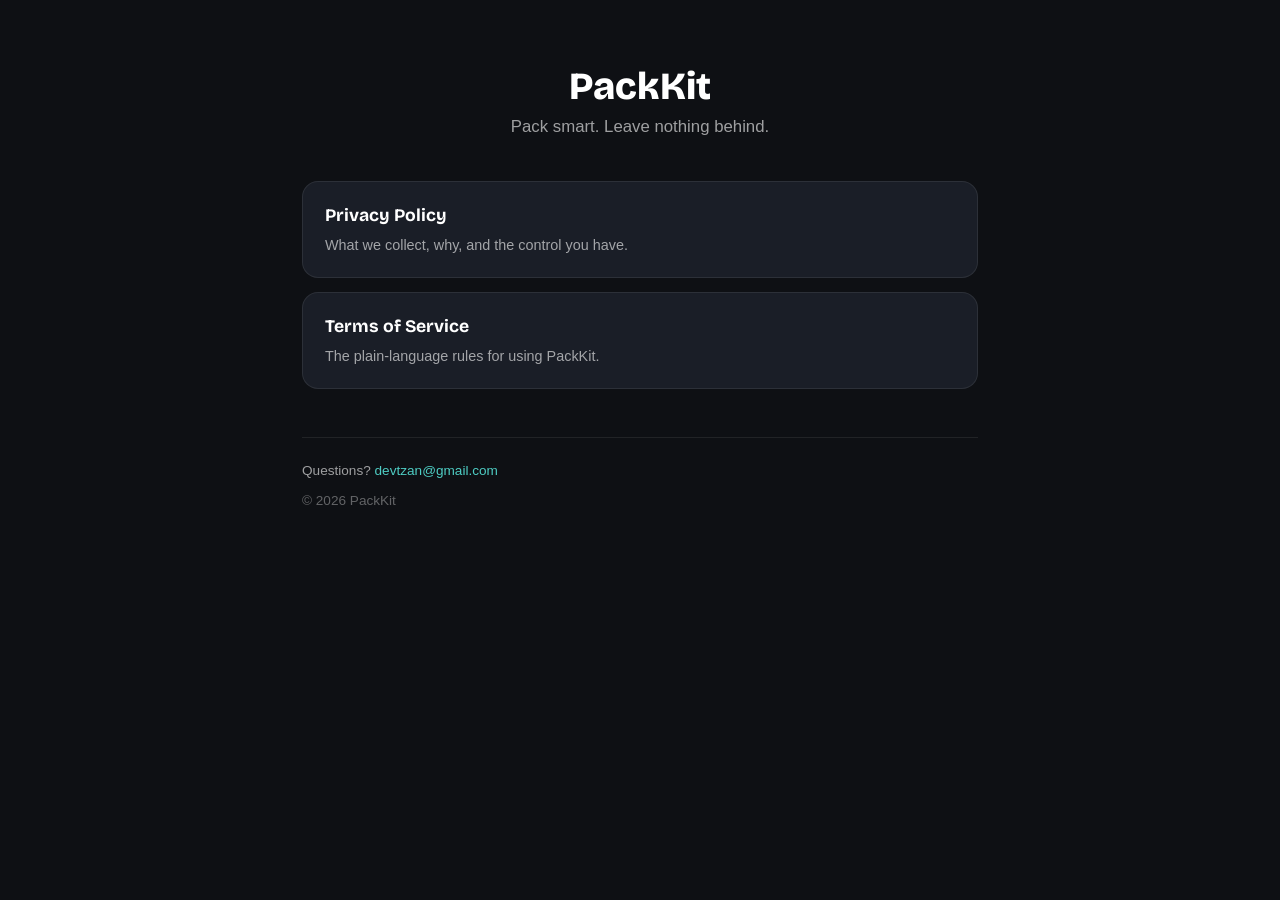
<file: index.html>
<!DOCTYPE html>
<html lang="en">
<head>
<meta charset="utf-8">
<meta name="viewport" content="width=device-width, initial-scale=1">
<title>PackKit — Legal</title>
<link rel="preconnect" href="https://fonts.googleapis.com">
<link rel="preconnect" href="https://fonts.gstatic.com" crossorigin>
<link href="https://fonts.googleapis.com/css2?family=Bricolage+Grotesque:opsz,wght@12..96,700;12..96,800&display=swap" rel="stylesheet">
<link rel="stylesheet" href="style.css">
</head>
<body>
<main class="wrap">
  <div class="hero">
    <h1>PackKit</h1>
    <p class="tag">Pack smart. Leave nothing behind.</p>
  </div>
  <div class="cards">
    <a class="card" href="privacy.html"><h3>Privacy Policy</h3><p>What we collect, why, and the control you have.</p></a>
    <a class="card" href="terms.html"><h3>Terms of Service</h3><p>The plain-language rules for using PackKit.</p></a>
  </div>
  <footer class="foot">
    Questions? <a href="mailto:devtzan@gmail.com">devtzan@gmail.com</a>
    <div class="copy">© 2026 PackKit</div>
  </footer>
</main>
</body>
</html>
</file>
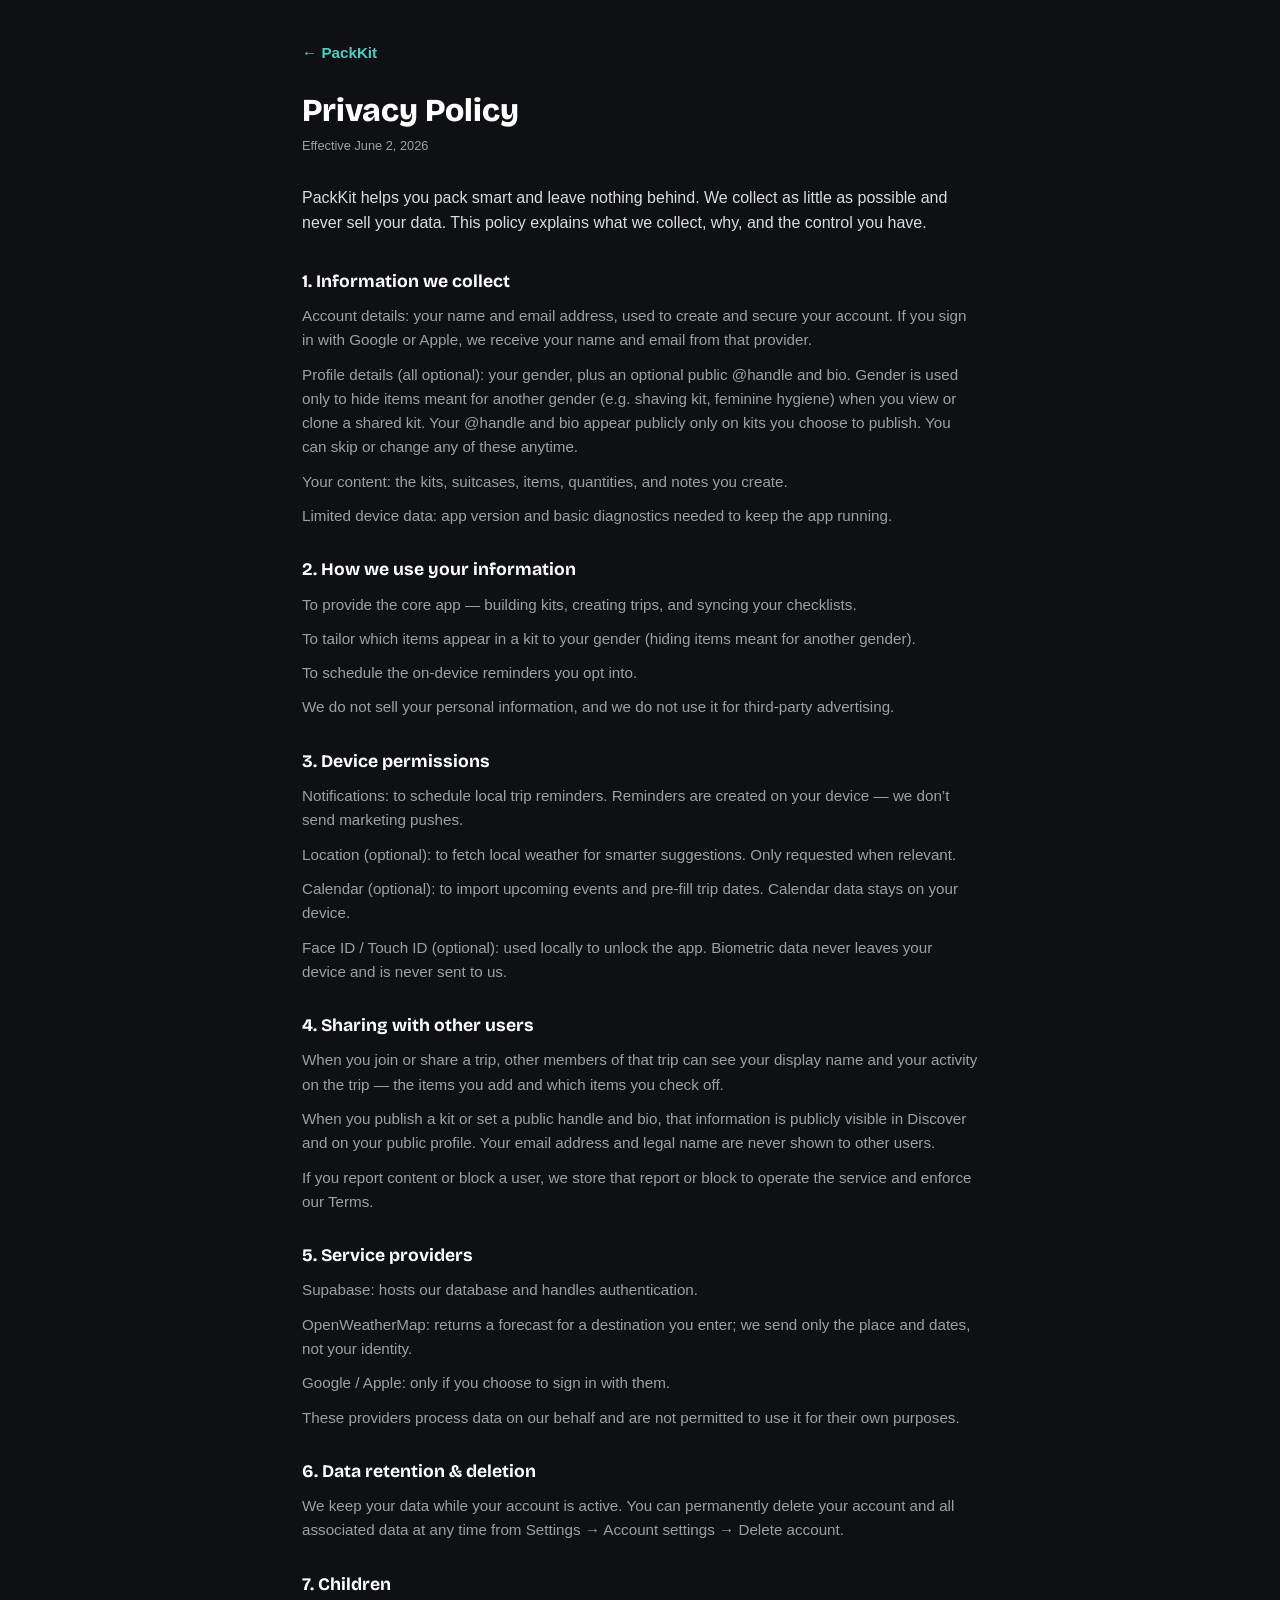
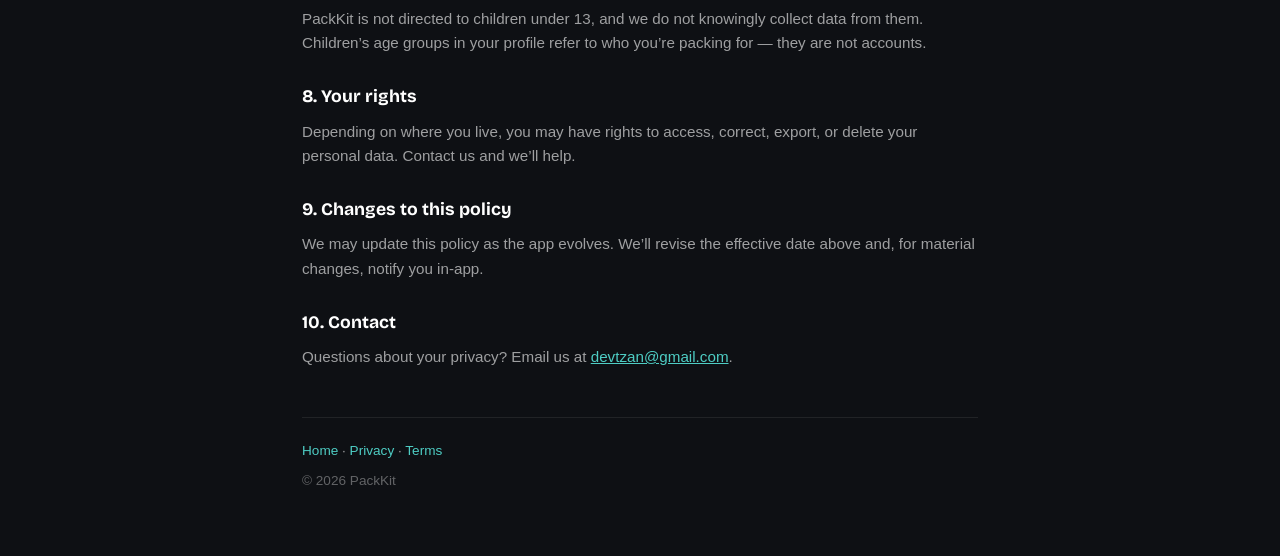
<file: privacy.html>
<!DOCTYPE html>
<html lang="en">
<head>
<meta charset="utf-8">
<meta name="viewport" content="width=device-width, initial-scale=1">
<meta name="robots" content="index, follow">
<title>Privacy Policy · PackKit</title>
<link rel="preconnect" href="https://fonts.googleapis.com">
<link rel="preconnect" href="https://fonts.gstatic.com" crossorigin>
<link href="https://fonts.googleapis.com/css2?family=Bricolage+Grotesque:opsz,wght@12..96,600;12..96,700;12..96,800&display=swap" rel="stylesheet">
<link rel="stylesheet" href="style.css">
</head>
<body>
<main class="wrap">
  <a class="back" href="index.html">← PackKit</a>
  <h1>Privacy Policy</h1>
  <p class="eff">Effective June 2, 2026</p>
  <p class="intro">PackKit helps you pack smart and leave nothing behind. We collect as little as possible and never sell your data. This policy explains what we collect, why, and the control you have.</p>
    <section>
    <h2>1. Information we collect</h2>
      <p>Account details: your name and email address, used to create and secure your account. If you sign in with Google or Apple, we receive your name and email from that provider.</p>
      <p>Profile details (all optional): your gender, plus an optional public @handle and bio. Gender is used only to hide items meant for another gender (e.g. shaving kit, feminine hygiene) when you view or clone a shared kit. Your @handle and bio appear publicly only on kits you choose to publish. You can skip or change any of these anytime.</p>
      <p>Your content: the kits, suitcases, items, quantities, and notes you create.</p>
      <p>Limited device data: app version and basic diagnostics needed to keep the app running.</p>
  </section>
  <section>
    <h2>2. How we use your information</h2>
      <p>To provide the core app — building kits, creating trips, and syncing your checklists.</p>
      <p>To tailor which items appear in a kit to your gender (hiding items meant for another gender).</p>
      <p>To schedule the on-device reminders you opt into.</p>
      <p>We do not sell your personal information, and we do not use it for third-party advertising.</p>
  </section>
  <section>
    <h2>3. Device permissions</h2>
      <p>Notifications: to schedule local trip reminders. Reminders are created on your device — we don’t send marketing pushes.</p>
      <p>Location (optional): to fetch local weather for smarter suggestions. Only requested when relevant.</p>
      <p>Calendar (optional): to import upcoming events and pre-fill trip dates. Calendar data stays on your device.</p>
      <p>Face ID / Touch ID (optional): used locally to unlock the app. Biometric data never leaves your device and is never sent to us.</p>
  </section>
  <section>
    <h2>4. Sharing with other users</h2>
      <p>When you join or share a trip, other members of that trip can see your display name and your activity on the trip — the items you add and which items you check off.</p>
      <p>When you publish a kit or set a public handle and bio, that information is publicly visible in Discover and on your public profile. Your email address and legal name are never shown to other users.</p>
      <p>If you report content or block a user, we store that report or block to operate the service and enforce our Terms.</p>
  </section>
  <section>
    <h2>5. Service providers</h2>
      <p>Supabase: hosts our database and handles authentication.</p>
      <p>OpenWeatherMap: returns a forecast for a destination you enter; we send only the place and dates, not your identity.</p>
      <p>Google / Apple: only if you choose to sign in with them.</p>
      <p>These providers process data on our behalf and are not permitted to use it for their own purposes.</p>
  </section>
  <section>
    <h2>6. Data retention &amp; deletion</h2>
      <p>We keep your data while your account is active. You can permanently delete your account and all associated data at any time from Settings → Account settings → Delete account.</p>
  </section>
  <section>
    <h2>7. Children</h2>
      <p>PackKit is not directed to children under 13, and we do not knowingly collect data from them. Children’s age groups in your profile refer to who you’re packing for — they are not accounts.</p>
  </section>
  <section>
    <h2>8. Your rights</h2>
      <p>Depending on where you live, you may have rights to access, correct, export, or delete your personal data. Contact us and we’ll help.</p>
  </section>
  <section>
    <h2>9. Changes to this policy</h2>
      <p>We may update this policy as the app evolves. We’ll revise the effective date above and, for material changes, notify you in-app.</p>
  </section>
  <section>
    <h2>10. Contact</h2>
      <p>Questions about your privacy? Email us at <a href="mailto:devtzan@gmail.com">devtzan@gmail.com</a>.</p>
  </section>
  <footer class="foot">
    <a href="index.html">Home</a> · <a href="privacy.html">Privacy</a> · <a href="terms.html">Terms</a>
    <div class="copy">© 2026 PackKit</div>
  </footer>
</main>
</body>
</html>
</file>
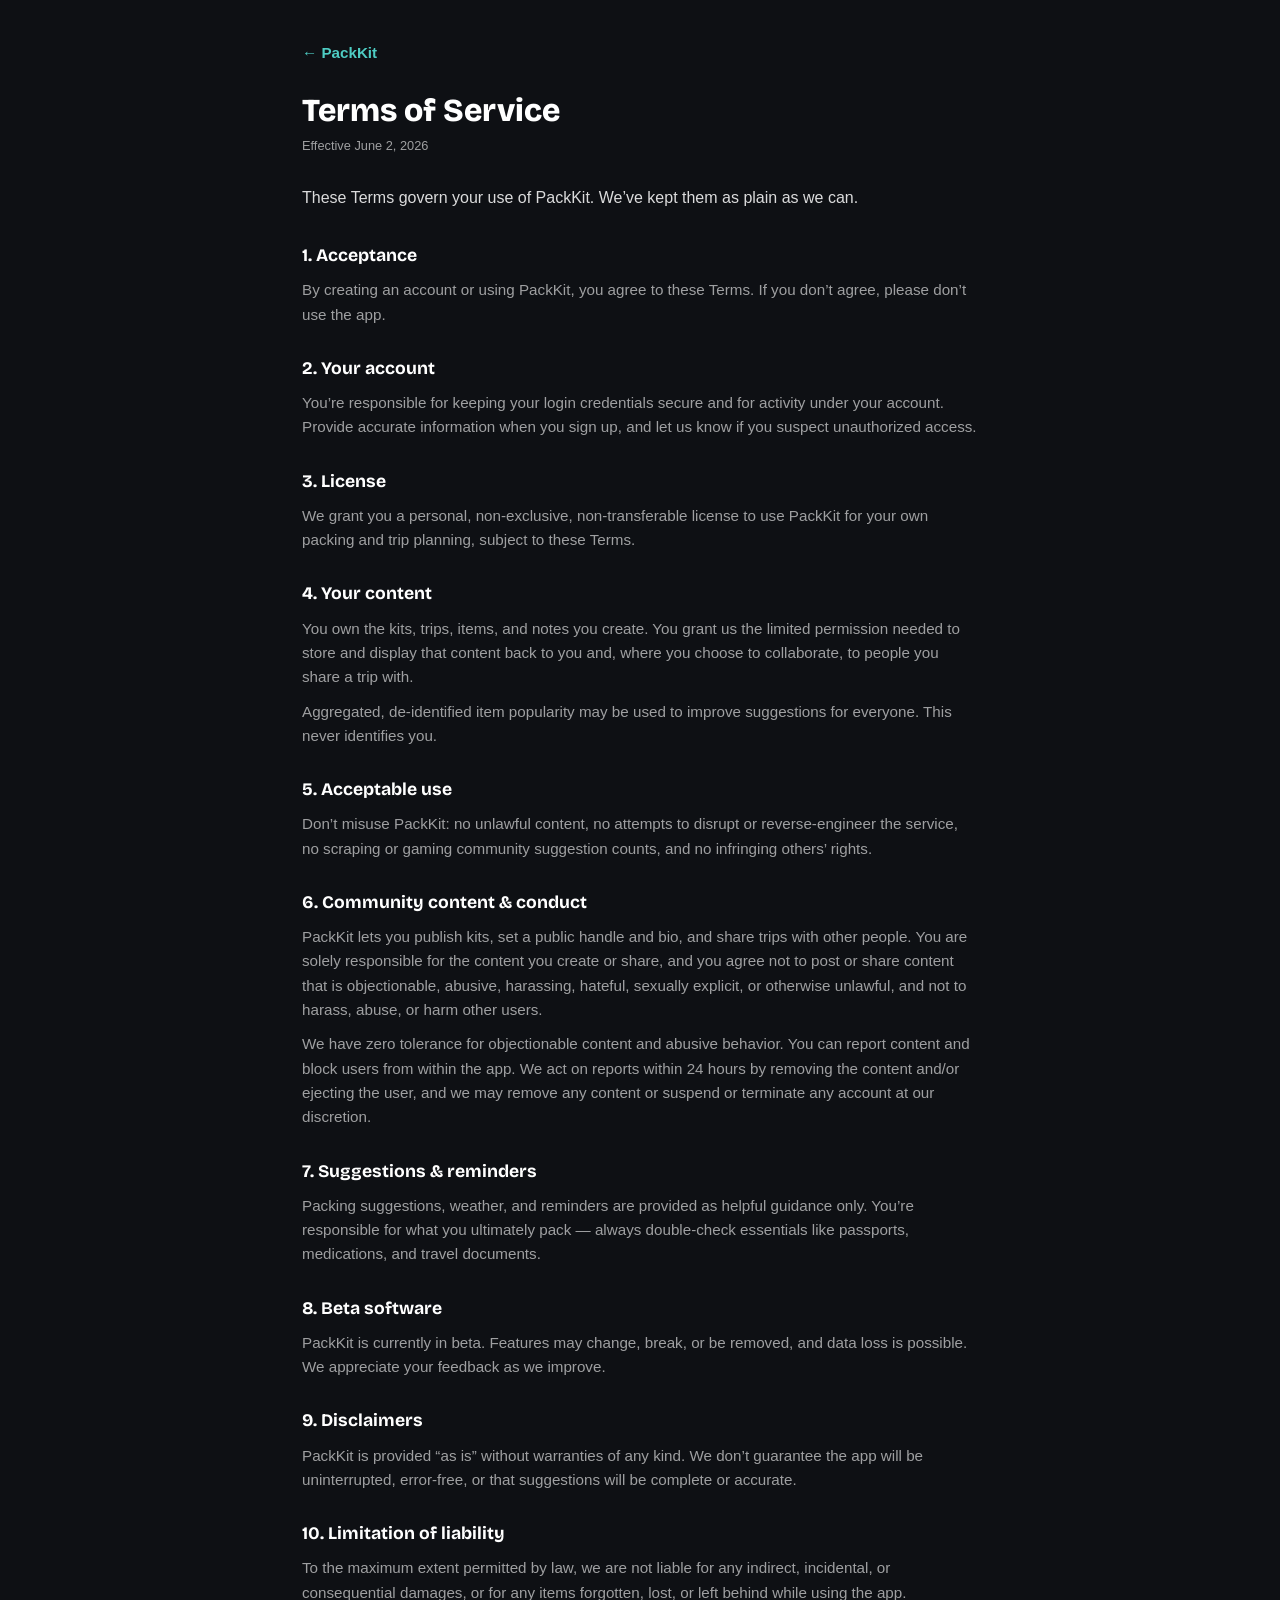
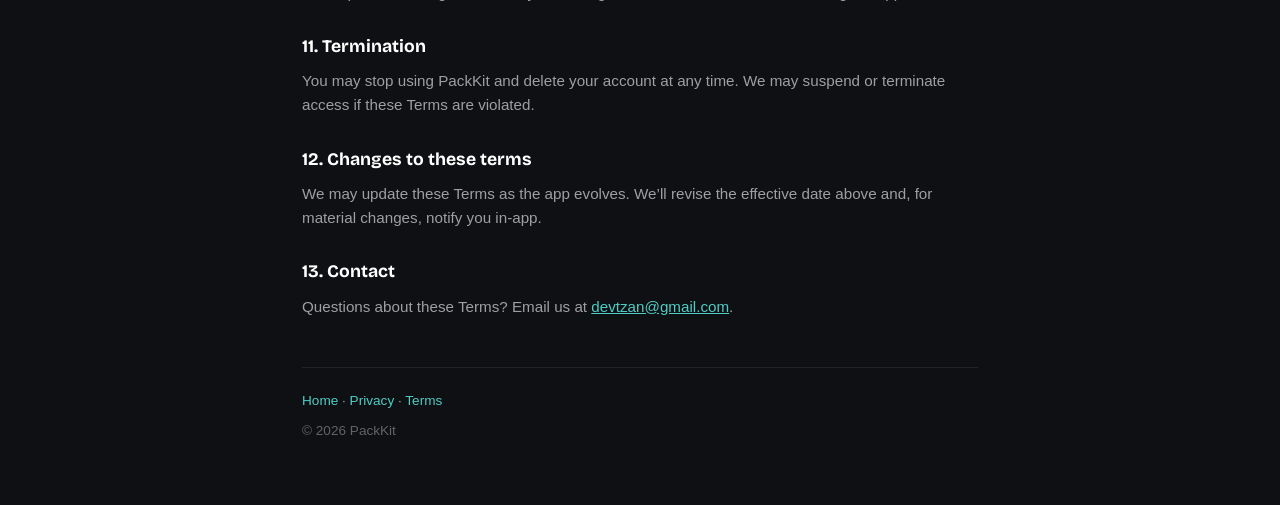
<file: terms.html>
<!DOCTYPE html>
<html lang="en">
<head>
<meta charset="utf-8">
<meta name="viewport" content="width=device-width, initial-scale=1">
<meta name="robots" content="index, follow">
<title>Terms of Service · PackKit</title>
<link rel="preconnect" href="https://fonts.googleapis.com">
<link rel="preconnect" href="https://fonts.gstatic.com" crossorigin>
<link href="https://fonts.googleapis.com/css2?family=Bricolage+Grotesque:opsz,wght@12..96,600;12..96,700;12..96,800&display=swap" rel="stylesheet">
<link rel="stylesheet" href="style.css">
</head>
<body>
<main class="wrap">
  <a class="back" href="index.html">← PackKit</a>
  <h1>Terms of Service</h1>
  <p class="eff">Effective June 2, 2026</p>
  <p class="intro">These Terms govern your use of PackKit. We’ve kept them as plain as we can.</p>
    <section>
    <h2>1. Acceptance</h2>
      <p>By creating an account or using PackKit, you agree to these Terms. If you don’t agree, please don’t use the app.</p>
  </section>
  <section>
    <h2>2. Your account</h2>
      <p>You’re responsible for keeping your login credentials secure and for activity under your account. Provide accurate information when you sign up, and let us know if you suspect unauthorized access.</p>
  </section>
  <section>
    <h2>3. License</h2>
      <p>We grant you a personal, non-exclusive, non-transferable license to use PackKit for your own packing and trip planning, subject to these Terms.</p>
  </section>
  <section>
    <h2>4. Your content</h2>
      <p>You own the kits, trips, items, and notes you create. You grant us the limited permission needed to store and display that content back to you and, where you choose to collaborate, to people you share a trip with.</p>
      <p>Aggregated, de-identified item popularity may be used to improve suggestions for everyone. This never identifies you.</p>
  </section>
  <section>
    <h2>5. Acceptable use</h2>
      <p>Don’t misuse PackKit: no unlawful content, no attempts to disrupt or reverse-engineer the service, no scraping or gaming community suggestion counts, and no infringing others’ rights.</p>
  </section>
  <section>
    <h2>6. Community content &amp; conduct</h2>
      <p>PackKit lets you publish kits, set a public handle and bio, and share trips with other people. You are solely responsible for the content you create or share, and you agree not to post or share content that is objectionable, abusive, harassing, hateful, sexually explicit, or otherwise unlawful, and not to harass, abuse, or harm other users.</p>
      <p>We have zero tolerance for objectionable content and abusive behavior. You can report content and block users from within the app. We act on reports within 24 hours by removing the content and/or ejecting the user, and we may remove any content or suspend or terminate any account at our discretion.</p>
  </section>
  <section>
    <h2>7. Suggestions &amp; reminders</h2>
      <p>Packing suggestions, weather, and reminders are provided as helpful guidance only. You’re responsible for what you ultimately pack — always double-check essentials like passports, medications, and travel documents.</p>
  </section>
  <section>
    <h2>8. Beta software</h2>
      <p>PackKit is currently in beta. Features may change, break, or be removed, and data loss is possible. We appreciate your feedback as we improve.</p>
  </section>
  <section>
    <h2>9. Disclaimers</h2>
      <p>PackKit is provided “as is” without warranties of any kind. We don’t guarantee the app will be uninterrupted, error-free, or that suggestions will be complete or accurate.</p>
  </section>
  <section>
    <h2>10. Limitation of liability</h2>
      <p>To the maximum extent permitted by law, we are not liable for any indirect, incidental, or consequential damages, or for any items forgotten, lost, or left behind while using the app.</p>
  </section>
  <section>
    <h2>11. Termination</h2>
      <p>You may stop using PackKit and delete your account at any time. We may suspend or terminate access if these Terms are violated.</p>
  </section>
  <section>
    <h2>12. Changes to these terms</h2>
      <p>We may update these Terms as the app evolves. We’ll revise the effective date above and, for material changes, notify you in-app.</p>
  </section>
  <section>
    <h2>13. Contact</h2>
      <p>Questions about these Terms? Email us at <a href="mailto:devtzan@gmail.com">devtzan@gmail.com</a>.</p>
  </section>
  <footer class="foot">
    <a href="index.html">Home</a> · <a href="privacy.html">Privacy</a> · <a href="terms.html">Terms</a>
    <div class="copy">© 2026 PackKit</div>
  </footer>
</main>
</body>
</html>
</file>
<file: style.css>
:root {
  --bg: #0E1014;
  --surface: #1A1E27;
  --teal: #4ECDC4;
  --text: #FFFFFF;
  --muted: rgba(255,255,255,0.6);
  --line: rgba(255,255,255,0.08);
}
* { box-sizing: border-box; }
html { -webkit-text-size-adjust: 100%; }
body {
  margin: 0;
  background: var(--bg);
  color: var(--text);
  font-family: -apple-system, BlinkMacSystemFont, "Segoe UI", Roboto, Helvetica, Arial, sans-serif;
  line-height: 1.6;
}
.wrap { max-width: 720px; margin: 0 auto; padding: 40px 22px 64px; }
.back {
  display: inline-block; color: var(--teal); text-decoration: none;
  font-weight: 600; font-size: 0.95rem; margin-bottom: 28px;
}
.back:hover { text-decoration: underline; }
h1 {
  font-family: "Bricolage Grotesque", sans-serif; font-weight: 800;
  font-size: 2rem; line-height: 1.15; margin: 0 0 6px;
}
.eff { color: var(--muted); font-size: 0.8rem; margin: 0 0 28px; }
.intro { color: rgba(255,255,255,0.85); font-size: 1rem; margin: 0 0 32px; }
section { margin-bottom: 28px; }
h2 {
  font-family: "Bricolage Grotesque", sans-serif; font-weight: 700;
  font-size: 1.1rem; margin: 0 0 8px;
}
section p { color: var(--muted); font-size: 0.95rem; margin: 0 0 10px; }
a { color: var(--teal); }
.foot {
  margin-top: 48px; padding-top: 22px; border-top: 1px solid var(--line);
  color: var(--muted); font-size: 0.85rem;
}
.foot a { color: var(--teal); text-decoration: none; }
.foot a:hover { text-decoration: underline; }
.copy { margin-top: 8px; color: rgba(255,255,255,0.35); }
/* index landing */
.hero { text-align: center; padding: 24px 0 8px; }
.hero h1 { font-size: 2.4rem; }
.tag { color: var(--muted); font-size: 1.05rem; margin: 4px 0 32px; }
.cards { display: grid; gap: 14px; }
.card {
  display: block; background: var(--surface); border-radius: 16px;
  padding: 20px 22px; text-decoration: none; color: var(--text);
  border: 1px solid var(--line);
}
.card:hover { border-color: var(--teal); }
.card h3 { margin: 0 0 4px; font-size: 1.1rem; font-family: "Bricolage Grotesque", sans-serif; font-weight: 700; }
.card p { margin: 0; color: var(--muted); font-size: 0.9rem; }
</file>
